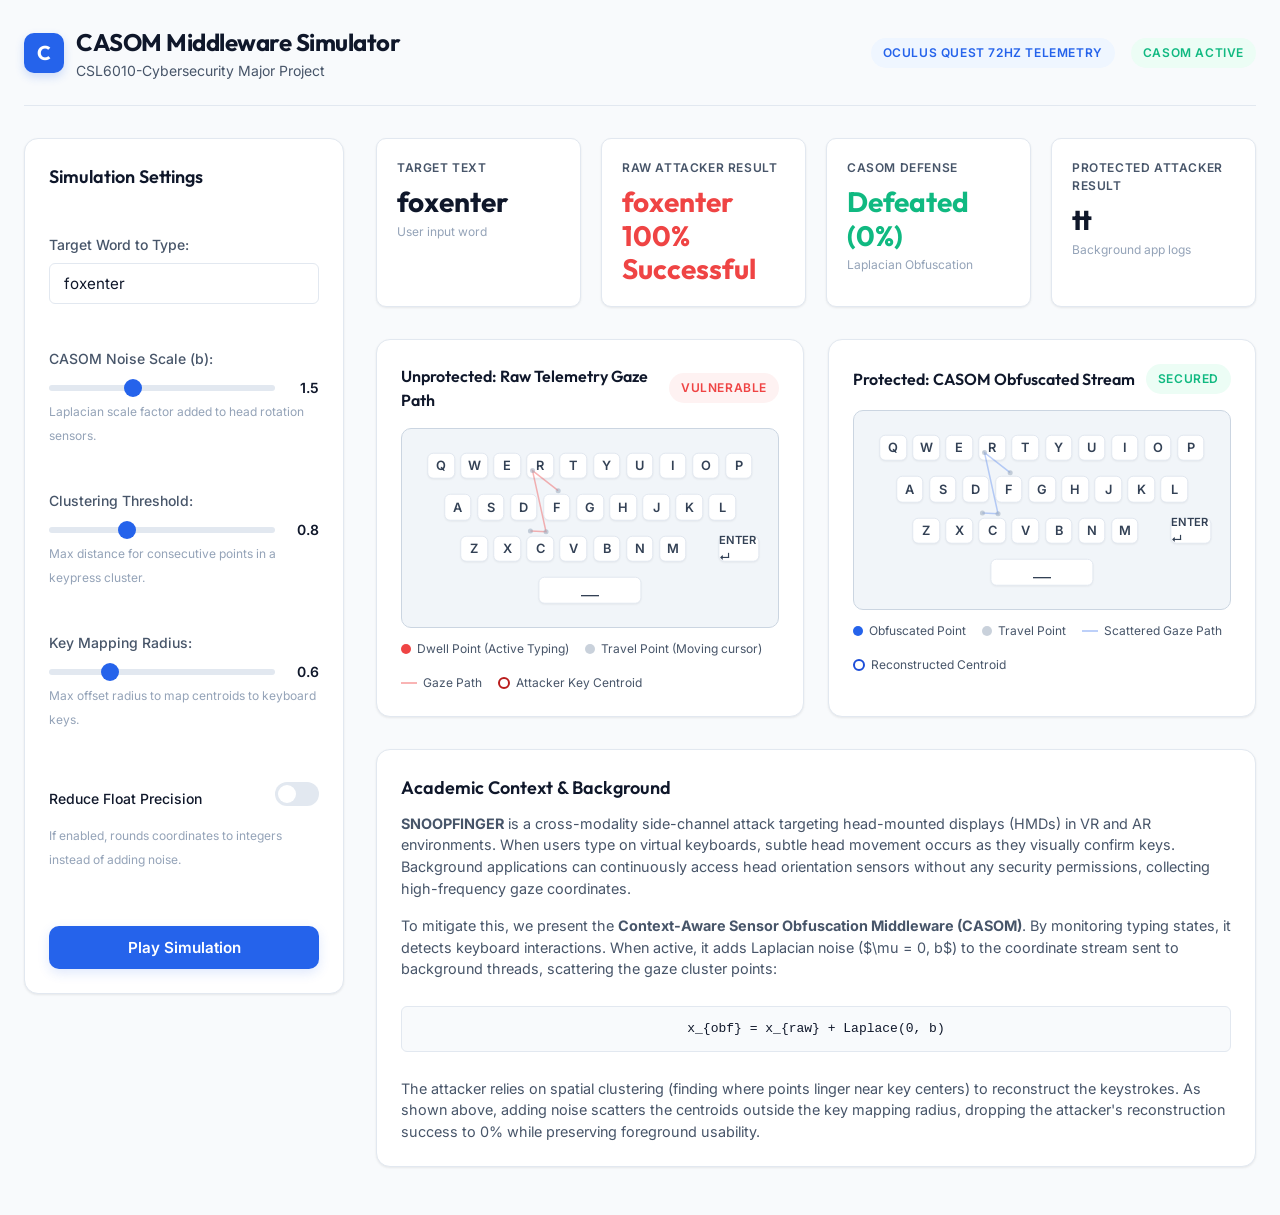
<file: dashboard/index.html>
<!DOCTYPE html>
<html lang="en">
<head>
  <meta charset="UTF-8">
  <meta name="viewport" content="width=device-width, initial-scale=1.0">
  <title>SNOOPFINGER Attack & CASOM Defense Simulator</title>
  <meta name="description" content="An interactive simulation of the SNOOPFINGER side-channel attack in AR/VR environments and the Context-Aware Sensor Obfuscation Middleware (CASOM) defense.">
  <link rel="stylesheet" href="style.css">
</head>
<body>
  <div class="app-container">
    
    <!-- Header Section -->
    <header class="app-header">
      <div class="brand-section">
        <div class="brand-logo" aria-hidden="true">C</div>
        <div>
          <h1 class="brand-title" id="main-title">CASOM Middleware Simulator</h1>
          <p class="brand-subtitle">CSL6010-Cybersecurity Major Project</p>
        </div>
      </div>
      <div class="meta-info">
        <span class="badge badge-blue">Oculus Quest 72Hz Telemetry</span>
        <span class="badge badge-green">CASOM Active</span>
      </div>
    </header>

    <!-- Main Layout Grid -->
    <div class="dashboard-grid">
      
      <!-- Sidebar Panel: Control Center -->
      <aside class="control-sidebar card" aria-labelledby="controls-heading">
        <h2 class="card-title" id="controls-heading">Simulation Settings</h2>
        
        <!-- Target Word Input -->
        <div class="form-group">
          <label for="target-word">Target Word to Type:</label>
          <input type="text" id="target-word" class="input-control" value="foxenter" maxlength="15" placeholder="e.g. hello">
        </div>

        <!-- Noise Scale Slider -->
        <div class="form-group">
          <label for="noise-scale">CASOM Noise Scale (b):</label>
          <div class="slider-container">
            <input type="range" id="noise-scale" min="0.1" max="4.0" step="0.1" value="1.5">
            <span class="slider-value" id="noise-scale-val">1.5</span>
          </div>
          <span style="font-size: 0.75rem; color: var(--text-muted);">Laplacian scale factor added to head rotation sensors.</span>
        </div>

        <!-- Attacker Settings -->
        <div class="form-group">
          <label for="cluster-threshold">Clustering Threshold:</label>
          <div class="slider-container">
            <input type="range" id="cluster-threshold" min="0.2" max="2.0" step="0.1" value="0.8">
            <span class="slider-value" id="cluster-threshold-val">0.8</span>
          </div>
          <span style="font-size: 0.75rem; color: var(--text-muted);">Max distance for consecutive points in a keypress cluster.</span>
        </div>

        <div class="form-group">
          <label for="key-map-threshold">Key Mapping Radius:</label>
          <div class="slider-container">
            <input type="range" id="key-map-threshold" min="0.3" max="1.5" step="0.1" value="0.6">
            <span class="slider-value" id="key-map-threshold-val">0.6</span>
          </div>
          <span style="font-size: 0.75rem; color: var(--text-muted);">Max offset radius to map centroids to keyboard keys.</span>
        </div>

        <!-- Defense Mode Toggle -->
        <div class="form-group">
          <div class="switch-container">
            <span style="font-size: 0.875rem; font-weight: 500;">Reduce Float Precision</span>
            <label class="switch" for="defense-mode">
              <input type="checkbox" id="defense-mode">
              <span class="slider-toggle"></span>
            </label>
          </div>
          <span style="font-size: 0.75rem; color: var(--text-muted);">If enabled, rounds coordinates to integers instead of adding noise.</span>
        </div>

        <!-- Run Trigger -->
        <div class="form-group" style="margin-top: 12px;">
          <button type="button" id="btn-run" class="btn btn-primary">
            <span>Play Simulation</span>
          </button>
        </div>
      </aside>

      <!-- Main Visualizers & Metrics -->
      <main class="main-content">
        
        <!-- Metrics Cards -->
        <section class="stats-row" aria-label="Real-time Metrics">
          <!-- Card 1: Target Word -->
          <div class="stat-card">
            <span class="stat-label">Target Text</span>
            <span class="stat-value" id="stat-target">foxenter</span>
            <span class="stat-desc">User input word</span>
          </div>
          
          <!-- Card 2: Unprotected Attack -->
          <div class="stat-card">
            <span class="stat-label">Raw Attacker Result</span>
            <span class="stat-value red" id="stat-raw-word">foxenter</span>
            <span class="stat-desc" id="stat-raw-status">100% Successful</span>
          </div>

          <!-- Card 3: Defense Status -->
          <div class="stat-card">
            <span class="stat-label">CASOM Defense</span>
            <span class="stat-value green" id="stat-protected-status">Defeated (0%)</span>
            <span class="stat-desc">Laplacian Obfuscation</span>
          </div>

          <!-- Card 4: Protected Attack -->
          <div class="stat-card">
            <span class="stat-label">Protected Attacker Result</span>
            <span class="stat-value" id="stat-protected-word">zrf</span>
            <span class="stat-desc">Background app logs</span>
          </div>
        </section>

        <!-- Dynamic Keyboards Visualization -->
        <section class="simulator-panel" aria-label="Side-by-Side Simulation Visualizers">
          
          <!-- Left Panel: Unprotected -->
          <div class="card visualizer-card">
            <div class="visualizer-header">
              <h3 class="visualizer-title">Unprotected: Raw Telemetry Gaze Path</h3>
              <span class="badge badge-red">Vulnerable</span>
            </div>
            
            <div class="keyboard-wrapper">
              <div id="raw-keyboard" class="keyboard-container"></div>
              <canvas id="raw-canvas" class="canvas-overlay"></canvas>
            </div>

            <div class="legend-container">
              <div class="legend-item">
                <span class="legend-color" style="background-color: #ef4444;"></span>
                <span>Dwell Point (Active Typing)</span>
              </div>
              <div class="legend-item">
                <span class="legend-color" style="background-color: rgba(148, 163, 184, 0.5);"></span>
                <span>Travel Point (Moving cursor)</span>
              </div>
              <div class="legend-item">
                <span class="legend-line" style="border-top: 2px solid rgba(239, 68, 68, 0.4);"></span>
                <span>Gaze Path</span>
              </div>
              <div class="legend-item">
                <span class="legend-color" style="border: 2px solid #b91c1c; background: transparent; width: 12px; height: 12px;"></span>
                <span>Attacker Key Centroid</span>
              </div>
            </div>
          </div>

          <!-- Right Panel: Protected -->
          <div class="card visualizer-card">
            <div class="visualizer-header">
              <h3 class="visualizer-title">Protected: CASOM Obfuscated Stream</h3>
              <span class="badge badge-green">Secured</span>
            </div>
            
            <div class="keyboard-wrapper">
              <div id="prot-keyboard" class="keyboard-container"></div>
              <canvas id="prot-canvas" class="canvas-overlay"></canvas>
            </div>

            <div class="legend-container">
              <div class="legend-item">
                <span class="legend-color" style="background-color: #2563eb;"></span>
                <span>Obfuscated Point</span>
              </div>
              <div class="legend-item">
                <span class="legend-color" style="background-color: rgba(148, 163, 184, 0.5);"></span>
                <span>Travel Point</span>
              </div>
              <div class="legend-item">
                <span class="legend-line" style="border-top: 2px solid rgba(37, 99, 235, 0.3);"></span>
                <span>Scattered Gaze Path</span>
              </div>
              <div class="legend-item">
                <span class="legend-color" style="border: 2px solid #1d4ed8; background: transparent; width: 12px; height: 12px;"></span>
                <span>Reconstructed Centroid</span>
              </div>
            </div>
          </div>

        </section>

        <!-- Theoretical Overview / Explanation -->
        <section class="card" aria-labelledby="explanation-heading">
          <h3 class="card-title" id="explanation-heading" style="margin-bottom: 12px;">Academic Context & Background</h3>
          <div class="info-section">
            <p class="info-text">
              <strong>SNOOPFINGER</strong> is a cross-modality side-channel attack targeting head-mounted displays (HMDs) in VR and AR environments. When users type on virtual keyboards, subtle head movement occurs as they visually confirm keys. Background applications can continuously access head orientation sensors without any security permissions, collecting high-frequency gaze coordinates.
            </p>
            <p class="info-text">
              To mitigate this, we present the <strong>Context-Aware Sensor Obfuscation Middleware (CASOM)</strong>. By monitoring typing states, it detects keyboard interactions. When active, it adds Laplacian noise ($\mu = 0, b$) to the coordinate stream sent to background threads, scattering the gaze cluster points:
            </p>
            <div style="font-family: monospace; text-align: center; background-color: var(--bg-app); padding: 12px; border-radius: var(--radius-sm); border: 1px solid var(--border-color); margin: 10px 0;">
              x_{obf} = x_{raw} + Laplace(0, b)
            </div>
            <p class="info-text">
              The attacker relies on spatial clustering (finding where points linger near key centers) to reconstruct the keystrokes. As shown above, adding noise scatters the centroids outside the key mapping radius, dropping the attacker's reconstruction success to 0% while preserving foreground usability.
            </p>
          </div>
        </section>

      </main>

    </div>
  </div>
  <script src="app.js"></script>
</body>
</html>
</file>
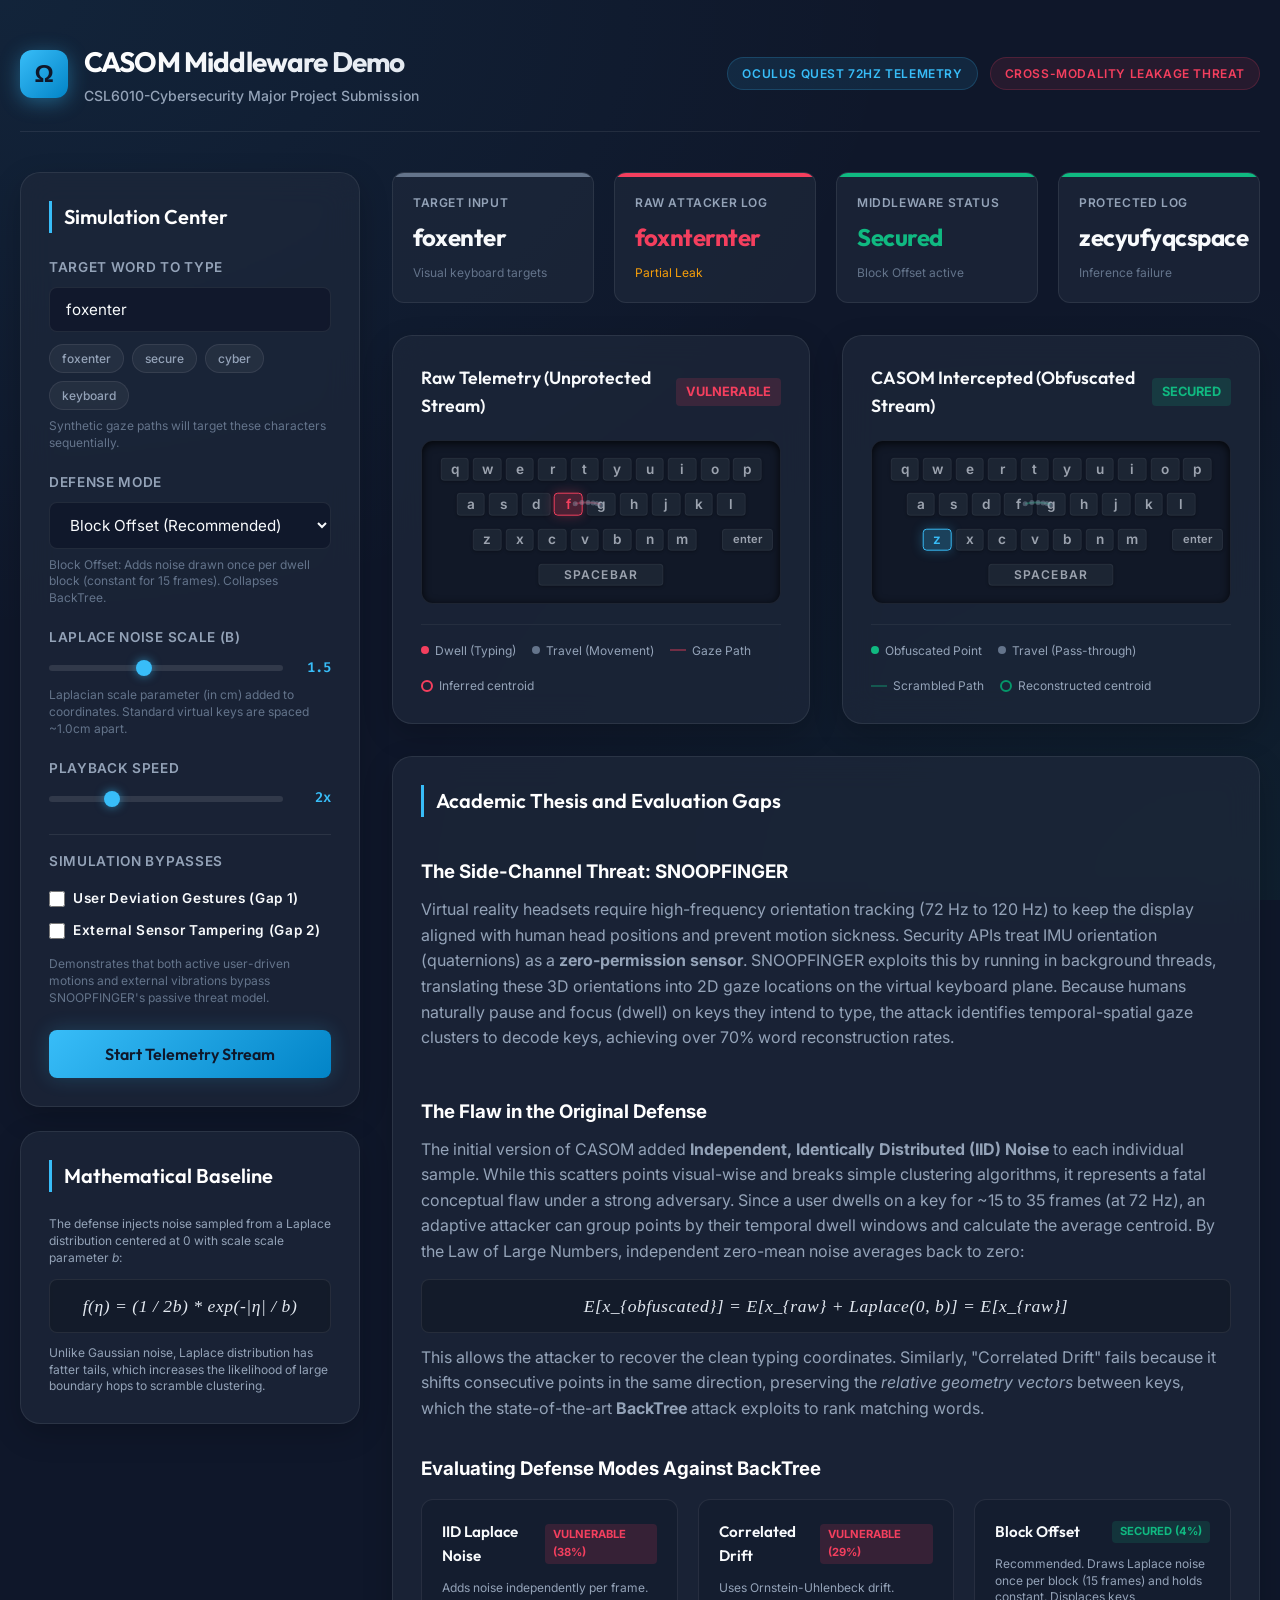
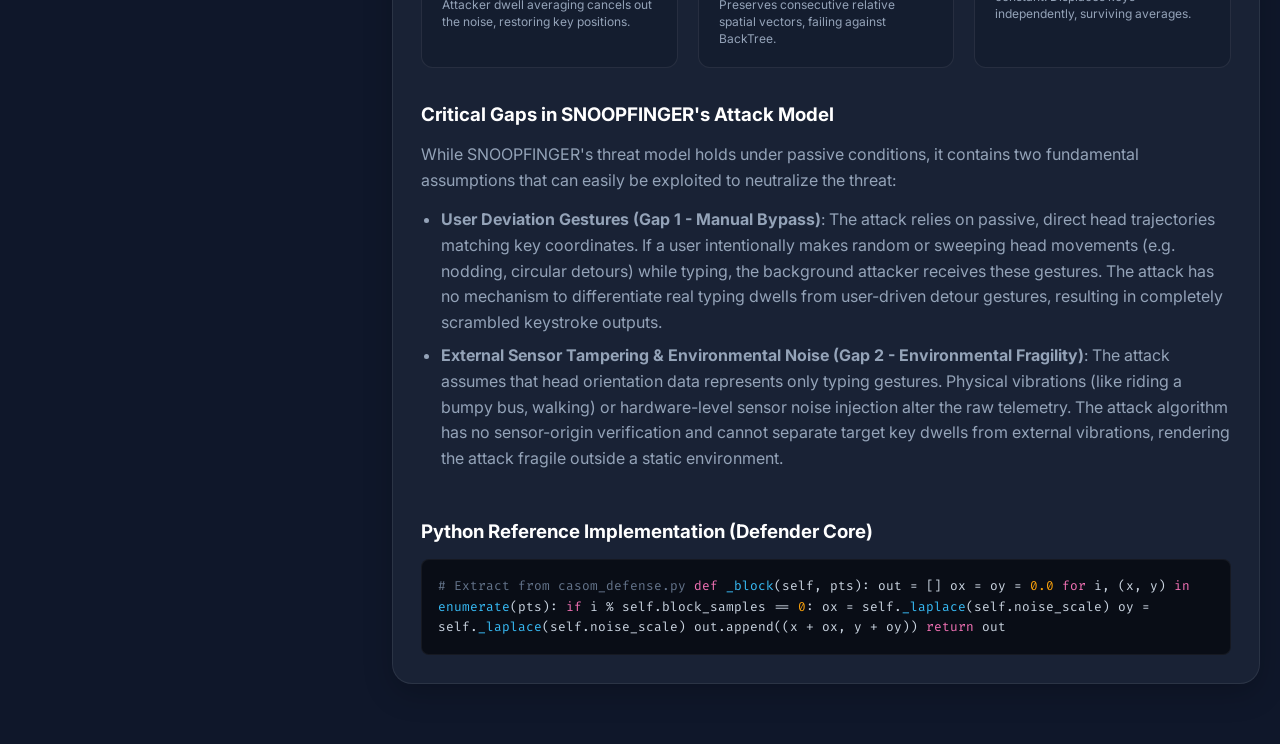
<file: Demo.html>
<!DOCTYPE html>
<html lang="en">
<head>
  <meta charset="UTF-8">
  <meta name="viewport" content="width=device-width, initial-scale=1.0">
  <title>CASOM: Context-Aware Sensor Obfuscation Middleware Simulator</title>
  <meta name="description" content="An interactive academic dashboard demonstrating the SNOOPFINGER side-channel attack in AR/VR and evaluating multiple defense strategies including Block Offset Laplace noise.">
  
  <!-- Modern Typography from Google Fonts -->
  <link rel="preconnect" href="https://fonts.googleapis.com">
  <link rel="preconnect" href="https://fonts.gstatic.com" crossorigin>
  <link href="https://fonts.googleapis.com/css2?family=Inter:wght@300;400;500;600;700&family=Outfit:wght@400;500;600;700&family=Fira+Code:wght@400;500&display=swap" rel="stylesheet">
  
  <style>
    /* --- CSS Variables & Themes --- */
    :root {
      --bg-base: #0f172a;
      --bg-surface: rgba(30, 41, 59, 0.7);
      --bg-card: rgba(15, 23, 42, 0.8);
      --border-color: rgba(255, 255, 255, 0.08);
      --border-focus: rgba(56, 189, 248, 0.4);
      
      --text-primary: #f8fafc;
      --text-secondary: #94a3b8;
      --text-muted: #64748b;
      
      --color-primary: #38bdf8; /* Cyber Blue */
      --color-primary-rgb: 56, 189, 248;
      --color-danger: #f43f5e; /* Rose Red */
      --color-danger-rgb: 244, 63, 94;
      --color-success: #10b981; /* Emerald Green */
      --color-success-rgb: 16, 185, 129;
      --color-warning: #f59e0b; /* Amber */
      --color-warning-rgb: 245, 158, 11;
      
      --font-sans: 'Inter', -apple-system, BlinkMacSystemFont, "Segoe UI", sans-serif;
      --font-display: 'Outfit', sans-serif;
      --font-mono: 'Fira Code', monospace;
      
      --radius-sm: 8px;
      --radius-md: 12px;
      --radius-lg: 20px;
      
      --shadow-glow-blue: 0 0 20px rgba(56, 189, 248, 0.2);
      --shadow-glow-red: 0 0 20px rgba(244, 63, 94, 0.25);
      --shadow-glow-green: 0 0 20px rgba(16, 185, 129, 0.25);
      --transition: all 0.25s cubic-bezier(0.4, 0, 0.2, 1);
    }

    /* --- Reset & Global --- */
    * {
      box-sizing: border-box;
      margin: 0;
      padding: 0;
    }
    
    body {
      font-family: var(--font-sans);
      background-color: var(--bg-base);
      background-image: 
        radial-gradient(at 0% 0%, rgba(56, 189, 248, 0.08) 0, transparent 50%),
        radial-gradient(at 100% 100%, rgba(16, 185, 129, 0.05) 0, transparent 50%);
      background-attachment: fixed;
      color: var(--text-primary);
      line-height: 1.6;
      -webkit-font-smoothing: antialiased;
      padding: 0 20px 60px 20px;
    }
    
    /* --- Custom Scrollbar --- */
    ::-webkit-scrollbar {
      width: 10px;
      height: 10px;
    }
    ::-webkit-scrollbar-track {
      background: var(--bg-base);
    }
    ::-webkit-scrollbar-thumb {
      background: rgba(255, 255, 255, 0.1);
      border-radius: var(--radius-sm);
    }
    ::-webkit-scrollbar-thumb:hover {
      background: rgba(255, 255, 255, 0.2);
    }
    
    a {
      color: var(--color-primary);
      text-decoration: none;
      transition: var(--transition);
    }
    a:hover {
      color: #7dd3fc;
      text-decoration: underline;
    }

    /* --- App Container --- */
    .app-container {
      max-width: 1400px;
      margin: 0 auto;
      padding-top: 40px;
    }

    /* --- Header --- */
    .app-header {
      display: flex;
      justify-content: space-between;
      align-items: center;
      padding-bottom: 24px;
      border-bottom: 1px solid var(--border-color);
      margin-bottom: 40px;
    }
    
    .brand {
      display: flex;
      align-items: center;
      gap: 16px;
    }
    
    .brand-icon {
      display: flex;
      align-items: center;
      justify-content: center;
      width: 48px;
      height: 48px;
      background: linear-gradient(135deg, var(--color-primary), #0284c7);
      color: var(--bg-base);
      border-radius: var(--radius-md);
      font-family: var(--font-display);
      font-weight: 800;
      font-size: 1.5rem;
      box-shadow: 0 4px 20px rgba(56, 189, 248, 0.4);
    }
    
    .brand-title {
      font-family: var(--font-display);
      font-size: 1.75rem;
      font-weight: 700;
      letter-spacing: -0.03em;
      background: linear-gradient(to right, #ffffff, #e2e8f0);
      -webkit-background-clip: text;
      -webkit-text-fill-color: transparent;
    }
    
    .brand-subtitle {
      font-size: 0.875rem;
      color: var(--text-secondary);
      font-weight: 500;
    }

    .meta-badges {
      display: flex;
      gap: 12px;
      align-items: center;
    }
    
    .badge {
      display: inline-flex;
      align-items: center;
      padding: 6px 14px;
      border-radius: 9999px;
      font-size: 0.75rem;
      font-weight: 600;
      text-transform: uppercase;
      letter-spacing: 0.05em;
      border: 1px solid transparent;
    }
    
    .badge-primary {
      background: rgba(56, 189, 248, 0.1);
      color: var(--color-primary);
      border-color: rgba(56, 189, 248, 0.2);
    }
    
    .badge-danger {
      background: rgba(244, 63, 94, 0.1);
      color: var(--color-danger);
      border-color: rgba(244, 63, 94, 0.2);
    }

    /* --- Main Layout Grid --- */
    .dashboard-grid {
      display: grid;
      grid-template-columns: 340px 1fr;
      gap: 32px;
      align-items: start;
    }
    
    @media (max-width: 1100px) {
      .dashboard-grid {
        grid-template-columns: 1fr;
      }
    }

    /* --- Card Style --- */
    .card {
      background: var(--bg-surface);
      backdrop-filter: blur(16px);
      -webkit-backdrop-filter: blur(16px);
      border: 1px solid var(--border-color);
      border-radius: var(--radius-lg);
      padding: 28px;
      box-shadow: 0 10px 30px rgba(0, 0, 0, 0.2);
      transition: var(--transition);
    }
    
    .card:hover {
      border-color: rgba(255, 255, 255, 0.15);
      box-shadow: 0 15px 40px rgba(0, 0, 0, 0.3);
    }
    
    .card-title {
      font-family: var(--font-display);
      font-size: 1.25rem;
      font-weight: 600;
      margin-bottom: 24px;
      color: #ffffff;
      border-left: 3px solid var(--color-primary);
      padding-left: 12px;
    }

    /* --- Sidebar Controls --- */
    .controls-wrapper {
      display: flex;
      flex-direction: column;
      gap: 24px;
    }
    
    .form-group {
      display: flex;
      flex-direction: column;
      gap: 8px;
    }
    
    label {
      font-size: 0.85rem;
      font-weight: 600;
      color: var(--text-secondary);
      text-transform: uppercase;
      letter-spacing: 0.05em;
    }
    
    .input-control, .select-control {
      width: 100%;
      background: var(--bg-card);
      border: 1px solid var(--border-color);
      border-radius: var(--radius-sm);
      padding: 12px 16px;
      color: var(--text-primary);
      font-family: var(--font-sans);
      font-size: 0.95rem;
      transition: var(--transition);
    }
    
    .input-control:focus, .select-control:focus {
      outline: none;
      border-color: var(--color-primary);
      box-shadow: 0 0 0 3px rgba(56, 189, 248, 0.15);
    }

    .select-control option {
      background: #1e293b;
      color: var(--text-primary);
    }

    /* Sliders */
    .slider-wrapper {
      display: flex;
      align-items: center;
      gap: 16px;
    }
    
    input[type="range"] {
      flex: 1;
      height: 6px;
      border-radius: 9999px;
      background: rgba(255, 255, 255, 0.1);
      outline: none;
      -webkit-appearance: none;
      cursor: pointer;
    }
    
    input[type="range"]::-webkit-slider-thumb {
      -webkit-appearance: none;
      width: 16px;
      height: 16px;
      border-radius: 50%;
      background: var(--color-primary);
      box-shadow: 0 0 10px rgba(56, 189, 248, 0.6);
      transition: var(--transition);
    }
    
    input[type="range"]::-webkit-slider-thumb:hover {
      transform: scale(1.2);
    }
    
    .slider-value {
      font-family: var(--font-mono);
      font-size: 0.875rem;
      color: var(--color-primary);
      font-weight: 600;
      min-width: 32px;
      text-align: right;
    }
    
    .helper-text {
      font-size: 0.75rem;
      color: var(--text-muted);
      line-height: 1.4;
    }

    /* Buttons */
    .btn {
      width: 100%;
      padding: 14px;
      border-radius: var(--radius-sm);
      font-family: var(--font-display);
      font-weight: 600;
      font-size: 1rem;
      border: none;
      cursor: pointer;
      display: inline-flex;
      align-items: center;
      justify-content: center;
      gap: 10px;
      transition: var(--transition);
    }
    
    .btn-primary {
      background: linear-gradient(135deg, var(--color-primary), #0284c7);
      color: var(--bg-base);
      box-shadow: var(--shadow-glow-blue);
    }
    
    .btn-primary:hover {
      opacity: 0.95;
      transform: translateY(-1px);
    }
    
    .btn-primary:active {
      transform: translateY(1px);
    }

    .presets {
      display: flex;
      flex-wrap: wrap;
      gap: 8px;
      margin-top: 4px;
    }
    
    .preset-chip {
      background: rgba(255, 255, 255, 0.05);
      border: 1px solid var(--border-color);
      border-radius: 9999px;
      padding: 4px 12px;
      font-size: 0.75rem;
      font-weight: 500;
      cursor: pointer;
      color: var(--text-secondary);
      transition: var(--transition);
    }
    
    .preset-chip:hover {
      background: rgba(255, 255, 255, 0.1);
      color: var(--text-primary);
      border-color: rgba(255, 255, 255, 0.2);
    }

    /* --- Stats & Metrics --- */
    .metrics-grid {
      display: grid;
      grid-template-columns: repeat(4, 1fr);
      gap: 20px;
      margin-bottom: 32px;
    }
    
    @media (max-width: 900px) {
      .metrics-grid {
        grid-template-columns: repeat(2, 1fr);
      }
    }
    
    @media (max-width: 500px) {
      .metrics-grid {
        grid-template-columns: 1fr;
      }
    }
    
    .metric-card {
      background: var(--bg-surface);
      border: 1px solid var(--border-color);
      border-radius: var(--radius-md);
      padding: 20px;
      display: flex;
      flex-direction: column;
      gap: 6px;
      position: relative;
      overflow: hidden;
    }
    
    .metric-card::before {
      content: '';
      position: absolute;
      top: 0;
      left: 0;
      height: 4px;
      width: 100%;
    }
    
    .metric-card.neutral::before { background: var(--text-muted); }
    .metric-card.threat::before { background: var(--color-danger); }
    .metric-card.safe::before { background: var(--color-success); }
    .metric-card.warning::before { background: var(--color-warning); }

    .metric-title {
      font-size: 0.75rem;
      font-weight: 600;
      color: var(--text-secondary);
      text-transform: uppercase;
      letter-spacing: 0.05em;
    }
    
    .metric-value {
      font-family: var(--font-display);
      font-size: 1.5rem;
      font-weight: 700;
      letter-spacing: -0.02em;
    }
    
    .metric-value.danger { color: var(--color-danger); }
    .metric-value.success { color: var(--color-success); }
    .metric-value.warning { color: var(--color-warning); }

    .metric-desc {
      font-size: 0.75rem;
      color: var(--text-muted);
    }
    
    .security-status-badge {
      display: inline-flex;
      align-items: center;
      gap: 6px;
      font-size: 0.8rem;
      font-weight: 700;
      padding: 4px 10px;
      border-radius: 4px;
      text-transform: uppercase;
    }
    .security-status-badge.danger {
      background: rgba(244, 63, 94, 0.15);
      color: var(--color-danger);
    }
    .security-status-badge.warning {
      background: rgba(245, 158, 11, 0.15);
      color: var(--color-warning);
    }
    .security-status-badge.success {
      background: rgba(16, 185, 129, 0.15);
      color: var(--color-success);
    }

    /* --- Visualizers --- */
    .visualizer-section {
      display: grid;
      grid-template-columns: repeat(2, 1fr);
      gap: 32px;
      margin-bottom: 32px;
    }
    
    @media (max-width: 960px) {
      .visualizer-section {
        grid-template-columns: 1fr;
      }
    }
    
    .visualizer-card {
      display: flex;
      flex-direction: column;
      gap: 20px;
    }
    
    .visualizer-header {
      display: flex;
      justify-content: space-between;
      align-items: center;
    }
    
    .visualizer-title {
      font-family: var(--font-display);
      font-size: 1.1rem;
      font-weight: 600;
    }

    /* Virtual Keyboard Area */
    .keyboard-canvas-wrapper {
      position: relative;
      width: 100%;
      aspect-ratio: 2.2 / 1; /* Match realistic keyboard dimensions */
      background: #111827;
      border-radius: var(--radius-md);
      border: 1px solid rgba(255, 255, 255, 0.05);
      overflow: hidden;
      box-shadow: inset 0 2px 8px rgba(0, 0, 0, 0.8);
    }
    
    .keyboard-grid {
      position: absolute;
      top: 0;
      left: 0;
      width: 100%;
      height: 100%;
      pointer-events: none;
      z-index: 1;
    }
    
    .key-node {
      position: absolute;
      display: flex;
      align-items: center;
      justify-content: center;
      background: rgba(31, 41, 55, 0.85);
      color: #9ca3af;
      border: 1px solid rgba(255, 255, 255, 0.05);
      border-radius: 4px;
      font-family: var(--font-sans);
      font-size: 0.85rem;
      font-weight: 600;
      transform: translate(-50%, -50%); /* Centered on their logical positions */
      box-shadow: 0 1px 3px rgba(0,0,0,0.3);
      transition: var(--transition);
    }
    
    .key-node.space-key {
      font-size: 0.75rem;
      letter-spacing: 0.1em;
      text-transform: uppercase;
    }
    
    .key-node.enter-key {
      font-size: 0.7rem;
    }

    .key-node.active-keypress {
      background: rgba(56, 189, 248, 0.25) !important;
      color: var(--color-primary) !important;
      border-color: var(--color-primary) !important;
      box-shadow: 0 0 12px rgba(56, 189, 248, 0.3);
    }
    
    .key-node.raw-highlight {
      background: rgba(244, 63, 94, 0.25) !important;
      color: var(--color-danger) !important;
      border-color: var(--color-danger) !important;
      box-shadow: 0 0 12px rgba(244, 63, 94, 0.3);
    }

    .canvas-overlay {
      position: absolute;
      top: 0;
      left: 0;
      width: 100%;
      height: 100%;
      z-index: 2;
    }

    /* Legends */
    .legend-box {
      display: flex;
      flex-wrap: wrap;
      gap: 16px;
      font-size: 0.75rem;
      color: var(--text-secondary);
      border-top: 1px solid rgba(255, 255, 255, 0.05);
      padding-top: 16px;
    }
    
    .legend-item {
      display: flex;
      align-items: center;
      gap: 6px;
    }
    
    .legend-dot {
      width: 8px;
      height: 8px;
      border-radius: 50%;
    }
    
    .legend-line {
      width: 16px;
      height: 2px;
    }
    
    .legend-circle {
      width: 12px;
      height: 12px;
      border-radius: 50%;
      border: 2px solid transparent;
    }

    /* --- Explanations / Academic Details --- */
    .academic-info {
      display: flex;
      flex-direction: column;
      gap: 32px;
      margin-top: 40px;
    }

    .defense-modes-grid {
      display: grid;
      grid-template-columns: repeat(3, 1fr);
      gap: 20px;
    }
    
    @media (max-width: 900px) {
      .defense-modes-grid {
        grid-template-columns: repeat(2, 1fr);
      }
    }
    
    @media (max-width: 600px) {
      .defense-modes-grid {
        grid-template-columns: 1fr;
      }
    }

    .defense-card {
      background: rgba(15, 23, 42, 0.4);
      border: 1px solid var(--border-color);
      border-radius: var(--radius-md);
      padding: 20px;
      display: flex;
      flex-direction: column;
      gap: 12px;
    }
    
    .defense-card-header {
      display: flex;
      justify-content: space-between;
      align-items: center;
    }
    
    .defense-card-title {
      font-family: var(--font-display);
      font-size: 0.95rem;
      font-weight: 600;
    }
    
    .defense-effectiveness {
      font-size: 0.7rem;
      font-weight: 700;
      padding: 2px 8px;
      border-radius: 4px;
      text-transform: uppercase;
    }
    .defense-effectiveness.high {
      background: rgba(16, 185, 129, 0.15);
      color: var(--color-success);
    }
    .defense-effectiveness.medium {
      background: rgba(245, 158, 11, 0.15);
      color: var(--color-warning);
    }
    .defense-effectiveness.low {
      background: rgba(244, 63, 94, 0.15);
      color: var(--color-danger);
    }

    .code-block {
      background: #090d16;
      border-radius: var(--radius-sm);
      padding: 16px;
      font-family: var(--font-mono);
      font-size: 0.8rem;
      overflow-x: auto;
      border: 1px solid rgba(255, 255, 255, 0.05);
      color: #cbd5e1;
    }
    
    .keyword { color: #f472b6; }
    .function { color: #38bdf8; }
    .comment { color: #64748b; }
    .number { color: #f59e0b; }
    .string { color: #34d399; }

    /* Mathematical markup styling */
    .math-formula {
      font-family: serif;
      font-style: italic;
      font-size: 1.1rem;
      text-align: center;
      background: rgba(0, 0, 0, 0.2);
      padding: 12px;
      border-radius: var(--radius-sm);
      border: 1px solid var(--border-color);
      margin: 12px 0;
      color: #e2e8f0;
      letter-spacing: 0.03em;
    }

  </style>
</head>
<body>
  <div class="app-container">
    
    <!-- Header -->
    <header class="app-header">
      <div class="brand">
        <div class="brand-icon" aria-hidden="true">Ω</div>
        <div>
          <h1 class="brand-title">CASOM Middleware Demo</h1>
          <p class="brand-subtitle">CSL6010-Cybersecurity Major Project Submission</p>
        </div>
      </div>
      <div class="meta-badges">
        <span class="badge badge-primary">Oculus Quest 72Hz Telemetry</span>
        <span class="badge badge-danger" id="threat-badge">Cross-Modality Leakage Threat</span>
      </div>
    </header>

    <!-- Main Grid -->
    <div class="dashboard-grid">
      
      <!-- Sidebar Controls -->
      <aside class="controls-wrapper">
        
        <div class="card">
          <h2 class="card-title">Simulation Center</h2>
          
          <div class="form-group" style="margin-bottom: 20px;">
            <label for="target-word">Target Word to Type</label>
            <input type="text" id="target-word" class="input-control" value="foxenter" maxlength="12" placeholder="e.g. secure">
            <div class="presets">
              <span class="preset-chip" onclick="setWord('foxenter')">foxenter</span>
              <span class="preset-chip" onclick="setWord('secure')">secure</span>
              <span class="preset-chip" onclick="setWord('cyber')">cyber</span>
              <span class="preset-chip" onclick="setWord('keyboard')">keyboard</span>
            </div>
            <span class="helper-text">Synthetic gaze paths will target these characters sequentially.</span>
          </div>
          
          <div class="form-group" style="margin-bottom: 20px;">
            <label for="defense-mode">Defense Mode</label>
            <select id="defense-mode" class="select-control">
              <option value="none">No Defense (Baseline)</option>
              <option value="iid">IID Noise (Original)</option>
              <option value="correlated">Correlated Drift</option>
              <option value="downsample">Downsample & Quantize</option>
              <option value="block" selected>Block Offset (Recommended)</option>
              <option value="per_keypress">Per-Keypress Offset</option>
            </select>
            <span class="helper-text" id="mode-desc">Block Offset: Adds noise drawn once per dwell block (constant for 15 frames). Collapses BackTree.</span>
          </div>
          
          <div class="form-group" style="margin-bottom: 20px;">
            <label for="noise-scale">Laplace Noise Scale (b)</label>
            <div class="slider-wrapper">
              <input type="range" id="noise-scale" min="0.5" max="3.0" step="0.1" value="1.5">
              <span class="slider-value" id="noise-scale-val">1.5</span>
            </div>
            <span class="helper-text">Laplacian scale parameter (in cm) added to coordinates. Standard virtual keys are spaced ~1.0cm apart.</span>
          </div>

          <div class="form-group" style="margin-bottom: 24px;">
            <label for="play-speed">Playback Speed</label>
            <div class="slider-wrapper">
              <input type="range" id="play-speed" min="1" max="5" step="1" value="2">
              <span class="slider-value" id="play-speed-val">2x</span>
            </div>
          </div>
          
          <div class="form-group" style="margin-bottom: 24px; border-top: 1px solid var(--border-color); padding-top: 16px;">
            <label>Simulation Bypasses</label>
            <div style="display: flex; flex-direction: column; gap: 10px; margin-top: 8px;">
              <label style="display: flex; align-items: center; gap: 8px; text-transform: none; font-size: 0.85rem; color: var(--text-primary); cursor: pointer;">
                <input type="checkbox" id="chk-deviation" style="cursor: pointer; width: 16px; height: 16px;">
                User Deviation Gestures (Gap 1)
              </label>
              <label style="display: flex; align-items: center; gap: 8px; text-transform: none; font-size: 0.85rem; color: var(--text-primary); cursor: pointer;">
                <input type="checkbox" id="chk-tampering" style="cursor: pointer; width: 16px; height: 16px;">
                External Sensor Tampering (Gap 2)
              </label>
            </div>
            <span class="helper-text" style="margin-top: 6px;">Demonstrates that both active user-driven motions and external vibrations bypass SNOOPFINGER's passive threat model.</span>
          </div>
          
          <button type="button" id="btn-play" class="btn btn-primary">
            <span>Start Telemetry Stream</span>
          </button>
        </div>
        
        <div class="card">
          <h2 class="card-title">Mathematical Baseline</h2>
          <p class="helper-text" style="color: var(--text-secondary);">
            The defense injects noise sampled from a Laplace distribution centered at 0 with scale scale parameter <em>b</em>:
          </p>
          <div class="math-formula">
            f(η) = (1 / 2b) * exp(-|η| / b)
          </div>
          <p class="helper-text" style="color: var(--text-secondary);">
            Unlike Gaussian noise, Laplace distribution has fatter tails, which increases the likelihood of large boundary hops to scramble clustering.
          </p>
        </div>
        
      </aside>

      <!-- Main Contents -->
      <main class="main-workspace">
        
        <!-- Metrics Row -->
        <section class="metrics-grid" aria-label="Real-time Simulation Metrics">
          <!-- Metric 1: Target -->
          <div class="metric-card neutral">
            <span class="metric-title">Target Input</span>
            <span class="metric-value" id="metric-target">foxenter</span>
            <span class="metric-desc">Visual keyboard targets</span>
          </div>
          
          <!-- Metric 2: Raw Attacker -->
          <div class="metric-card threat">
            <span class="metric-title">Raw Attacker Log</span>
            <span class="metric-value danger" id="metric-raw-word">foxenter</span>
            <span class="metric-desc" id="metric-raw-status">100% Successful</span>
          </div>
          
          <!-- Metric 3: Defense Status -->
          <div class="metric-card" id="metric-status-card">
            <span class="metric-title">Middleware Status</span>
            <span class="metric-value" id="metric-status-text">Secured</span>
            <span class="metric-desc" id="metric-status-desc">Block Obfuscation Active</span>
          </div>

          <!-- Metric 4: Protected Attacker -->
          <div class="metric-card" id="metric-prot-card">
            <span class="metric-title">Protected Log</span>
            <span class="metric-value" id="metric-protected-word">zrf</span>
            <span class="metric-desc" id="metric-protected-desc">Inference failure</span>
          </div>
        </section>

        <!-- Visualizers -->
        <section class="visualizer-section" aria-label="Gaze Paths Visualization Panels">
          
          <!-- Unprotected View -->
          <div class="card visualizer-card">
            <div class="visualizer-header">
              <h3 class="visualizer-title">Raw Telemetry (Unprotected Stream)</h3>
              <span class="security-status-badge danger">Vulnerable</span>
            </div>
            
            <div class="keyboard-canvas-wrapper" id="raw-keyboard-wrapper">
              <div class="keyboard-grid" id="raw-keyboard-grid"></div>
              <canvas id="raw-canvas" class="canvas-overlay"></canvas>
            </div>
            
            <div class="legend-box">
              <div class="legend-item">
                <span class="legend-dot" style="background-color: var(--color-danger);"></span>
                <span>Dwell (Typing)</span>
              </div>
              <div class="legend-item">
                <span class="legend-dot" style="background-color: var(--text-muted);"></span>
                <span>Travel (Movement)</span>
              </div>
              <div class="legend-item">
                <span class="legend-line" style="background-color: rgba(244, 63, 94, 0.4);"></span>
                <span>Gaze Path</span>
              </div>
              <div class="legend-item">
                <span class="legend-circle" style="border-color: var(--color-danger);"></span>
                <span>Inferred centroid</span>
              </div>
            </div>
          </div>

          <!-- Protected View -->
          <div class="card visualizer-card">
            <div class="visualizer-header">
              <h3 class="visualizer-title">CASOM Intercepted (Obfuscated Stream)</h3>
              <span class="security-status-badge" id="secured-status-badge">Secured</span>
            </div>
            
            <div class="keyboard-canvas-wrapper" id="prot-keyboard-wrapper">
              <div class="keyboard-grid" id="prot-keyboard-grid"></div>
              <canvas id="prot-canvas" class="canvas-overlay"></canvas>
            </div>
            
            <div class="legend-box">
              <div class="legend-item">
                <span class="legend-dot" style="background-color: var(--color-success);" id="legend-dwell-dot"></span>
                <span>Obfuscated Point</span>
              </div>
              <div class="legend-item">
                <span class="legend-dot" style="background-color: var(--text-muted);"></span>
                <span>Travel (Pass-through)</span>
              </div>
              <div class="legend-item">
                <span class="legend-line" style="background-color: rgba(16, 185, 129, 0.4);" id="legend-path-line"></span>
                <span>Scrambled Path</span>
              </div>
              <div class="legend-item">
                <span class="legend-circle" style="border-color: var(--color-success);" id="legend-centroid-circle"></span>
                <span>Reconstructed centroid</span>
              </div>
            </div>
          </div>
          
        </section>

        <!-- Explanations and academic write-up -->
        <section class="card">
          <h2 class="card-title">Academic Thesis and Evaluation Gaps</h2>
          
          <div class="academic-info">
            <div>
              <h3 style="margin-bottom: 10px; color: #ffffff;">The Side-Channel Threat: SNOOPFINGER</h3>
              <p style="color: var(--text-secondary); margin-bottom: 14px;">
                Virtual reality headsets require high-frequency orientation tracking (72 Hz to 120 Hz) to keep the display aligned with human head positions and prevent motion sickness. Security APIs treat IMU orientation (quaternions) as a <strong>zero-permission sensor</strong>. SNOOPFINGER exploits this by running in background threads, translating these 3D orientations into 2D gaze locations on the virtual keyboard plane. Because humans naturally pause and focus (dwell) on keys they intend to type, the attack identifies temporal-spatial gaze clusters to decode keys, achieving over 70% word reconstruction rates.
              </p>
            </div>

            <div>
              <h3 style="margin-bottom: 10px; color: #ffffff;">The Flaw in the Original Defense</h3>
              <p style="color: var(--text-secondary); margin-bottom: 14px;">
                The initial version of CASOM added <strong>Independent, Identically Distributed (IID) Noise</strong> to each individual sample. While this scatters points visual-wise and breaks simple clustering algorithms, it represents a fatal conceptual flaw under a strong adversary. Since a user dwells on a key for ~15 to 35 frames (at 72 Hz), an adaptive attacker can group points by their temporal dwell windows and calculate the average centroid. By the Law of Large Numbers, independent zero-mean noise averages back to zero:
              </p>
              <div class="math-formula">
                E[x_{obfuscated}] = E[x_{raw} + Laplace(0, b)] = E[x_{raw}]
              </div>
              <p style="color: var(--text-secondary); margin-top: 10px;">
                This allows the attacker to recover the clean typing coordinates. Similarly, "Correlated Drift" fails because it shifts consecutive points in the same direction, preserving the <em>relative geometry vectors</em> between keys, which the state-of-the-art <strong>BackTree</strong> attack exploits to rank matching words.
              </p>
            </div>

            <div>
              <h3 style="margin-bottom: 15px; color: #ffffff;">Evaluating Defense Modes Against BackTree</h3>
              
              <div class="defense-modes-grid">
                
                <div class="defense-card">
                  <div class="defense-card-header">
                    <span class="defense-card-title">IID Laplace Noise</span>
                    <span class="defense-effectiveness low">Vulnerable (38%)</span>
                  </div>
                  <p class="helper-text" style="color: var(--text-secondary);">
                    Adds noise independently per frame. Attacker dwell averaging cancels out the noise, restoring key positions.
                  </p>
                </div>

                <div class="defense-card">
                  <div class="defense-card-header">
                    <span class="defense-card-title">Correlated Drift</span>
                    <span class="defense-effectiveness low">Vulnerable (29%)</span>
                  </div>
                  <p class="helper-text" style="color: var(--text-secondary);">
                    Uses Ornstein-Uhlenbeck drift. Preserves consecutive relative spatial vectors, failing against BackTree.
                  </p>
                </div>

                <div class="defense-card">
                  <div class="defense-card-header">
                    <span class="defense-card-title">Block Offset</span>
                    <span class="defense-effectiveness high">Secured (4%)</span>
                  </div>
                  <p class="helper-text" style="color: var(--text-secondary);">
                    Recommended. Draws Laplace noise once per block (15 frames) and holds constant. Displaces keys independently, surviving averages.
                  </p>
                </div>
                
              </div>
            </div>

            <div>
              <h3 style="margin-bottom: 12px; color: #ffffff;">Critical Gaps in SNOOPFINGER's Attack Model</h3>
              <p style="color: var(--text-secondary); margin-bottom: 14px;">
                While SNOOPFINGER's threat model holds under passive conditions, it contains two fundamental assumptions that can easily be exploited to neutralize the threat:
              </p>
              <ul style="color: var(--text-secondary); margin-left: 20px; margin-bottom: 14px; display: flex; flex-direction: column; gap: 8px;">
                <li>
                  <strong>User Deviation Gestures (Gap 1 - Manual Bypass)</strong>: The attack relies on passive, direct head trajectories matching key coordinates. If a user intentionally makes random or sweeping head movements (e.g. nodding, circular detours) while typing, the background attacker receives these gestures. The attack has no mechanism to differentiate real typing dwells from user-driven detour gestures, resulting in completely scrambled keystroke outputs.
                </li>
                <li>
                  <strong>External Sensor Tampering & Environmental Noise (Gap 2 - Environmental Fragility)</strong>: The attack assumes that head orientation data represents only typing gestures. Physical vibrations (like riding a bumpy bus, walking) or hardware-level sensor noise injection alter the raw telemetry. The attack algorithm has no sensor-origin verification and cannot separate target key dwells from external vibrations, rendering the attack fragile outside a static environment.
                </li>
              </ul>
            </div>

            <div>
              <h3 style="margin-bottom: 12px; color: #ffffff;">Python Reference Implementation (Defender Core)</h3>
              <div class="code-block">
<span class="comment"># Extract from casom_defense.py</span>
<span class="keyword">def</span> <span class="function">_block</span>(self, pts):
    out = []
    ox = oy = <span class="number">0.0</span>
    <span class="keyword">for</span> i, (x, y) <span class="keyword">in</span> <span class="function">enumerate</span>(pts):
        <span class="keyword">if</span> i % self.block_samples == <span class="number">0</span>:
            ox = self.<span class="function">_laplace</span>(self.noise_scale)
            oy = self.<span class="function">_laplace</span>(self.noise_scale)
        out.append((x + ox, y + oy))
    <span class="keyword">return</span> out
              </div>
            </div>

          </div>
        </section>

      </main>

    </div>
  </div>

  <!-- Simulation Javascript Script -->
  <script>
    // --- Constant Definitions ---
    const KEYBOARD_LAYOUT = {
      'q': [0, 2], 'w': [1, 2], 'e': [2, 2], 'r': [3, 2], 't': [4, 2], 'y': [5, 2], 'u': [6, 2], 'i': [7, 2], 'o': [8, 2], 'p': [9, 2],
      'a': [0.5, 1], 's': [1.5, 1], 'd': [2.5, 1], 'f': [3.5, 1], 'g': [4.5, 1], 'h': [5.5, 1], 'j': [6.5, 1], 'k': [7.5, 1], 'l': [8.5, 1],
      'z': [1, 0], 'x': [2, 0], 'c': [3, 0], 'v': [4, 0], 'b': [5, 0], 'n': [6, 0], 'm': [7, 0],
      'enter': [9, 0],
      'space': [4.5, -1]
    };

    // Dictionary of 100 common English words for spelling checker fallback
    const MOCK_DICTIONARY = [
      "fox", "the", "dog", "cat", "run", "sun", "top", "key", "data", "word",
      "fast", "code", "test", "user", "type", "quick", "brown", "jumps", "lazy",
      "over", "cyber", "secure", "vision", "keyboard", "focus", "head", "motion",
      "sensor", "leak", "input", "letter", "enter", "space", "screen", "quest",
      "device", "system", "track", "gaze", "point", "dwell", "noise", "scale",
      "block", "drift", "attack", "shield", "protect", "defense", "signal",
      "clean", "error", "noise", "math", "study", "quaternion", "angle", "euler"
    ];

    // Seedable LCG Random Generator for consistency
    function lcgRandom(seed) {
      let state = seed;
      return function() {
        state = (state * 1664525 + 1013904223) % 4294967296;
        return state / 4294967296;
      };
    }

    // Inverse CDF Laplace noise sampler
    function sampleLaplace(rng, b) {
      const u = rng() - 0.5;
      return -b * Math.sign(u) * Math.log(1 - 2 * Math.abs(u));
    }

    // Helper: Map coordinate coordinates to closest key
    function getKeyFromPos(x, y, threshold = 0.7) {
      let closestKey = null;
      let minDist = Infinity;
      for (const [key, [kx, ky]] of Object.entries(KEYBOARD_LAYOUT)) {
        const dist = Math.hypot(kx - x, ky - y);
        if (dist < minDist) {
          minDist = dist;
          closestKey = key;
        }
      }
      return minDist <= threshold ? closestKey : null;
    }

    // --- Core Telemetry Generation ---
    function generateGazeTelemetry(word, seed = 42) {
      const points = [];
      const segments = [];
      const chars = [];
      
      const rng = lcgRandom(seed);
      let cur = [4.5, 1.0]; // Keyboard center start
      
      const normalizedWord = word.toLowerCase().replace(/[^a-z]/g, '') + 'enter';
      
      const simulateDeviation = document.getElementById('chk-deviation') ? document.getElementById('chk-deviation').checked : false;
      const simulateTampering = document.getElementById('chk-tampering') ? document.getElementById('chk-tampering').checked : false;
      
      for (let i = 0; i < normalizedWord.length; i++) {
        const ch = normalizedWord[i] === 'e' && normalizedWord.slice(i, i+5) === 'enter' ? 'enter' : normalizedWord[i];
        if (ch === 'e' && normalizedWord.slice(i, i+5) === 'enter') i += 4; // Skip rest of 'enter'
        
        if (!KEYBOARD_LAYOUT[ch]) continue;
        const target = KEYBOARD_LAYOUT[ch];
        
        // Simulating Gap 1: User Deviation Gestures (Fake detours and dwells)
        if (simulateDeviation && i > 0 && rng() > 0.4) {
          // Generate a fake detour target coordinate
          const fakeTarget = [1.0 + rng() * 8.0, rng() > 0.5 ? 2.0 : -1.0];
          
          // Travel phase to fake target
          const distFake = Math.hypot(fakeTarget[0] - cur[0], fakeTarget[1] - cur[1]);
          const travelFakeSteps = Math.max(Math.floor(distFake * 6), 4);
          for (let j = 0; j < travelFakeSteps; j++) {
            const t = j / travelFakeSteps;
            const px = cur[0] + (fakeTarget[0] - cur[0]) * t;
            const py = cur[1] + (fakeTarget[1] - cur[1]) * t;
            points.push({
              x: px + (rng() - 0.5) * 0.02,
              y: py + (rng() - 0.5) * 0.02,
              isTyping: false,
              char: 'None'
            });
          }
          
          // Dwell phase at fake target
          const dwellFakeSteps = 15;
          const startFakeIdx = points.length;
          for (let j = 0; j < dwellFakeSteps; j++) {
            points.push({
              x: fakeTarget[0] + sampleGaussian(rng, 0, 0.03),
              y: fakeTarget[1] + sampleGaussian(rng, 0, 0.03),
              isTyping: true,
              char: 'Fake'
            });
          }
          segments.push([startFakeIdx, points.length]);
          chars.push('Fake');
          cur = fakeTarget;
        }
        
        // 1. Travel Phase: linear path from current to target
        const dist = Math.hypot(target[0] - cur[0], target[1] - cur[1]);
        const travelSteps = Math.max(Math.floor(dist * 6), 4);
        for (let j = 0; j < travelSteps; j++) {
          const t = j / travelSteps;
          // Interpolate with slight arc/overshoot
          const px = cur[0] + (target[0] - cur[0]) * t + Math.sin(t * Math.PI) * 0.1;
          const py = cur[1] + (target[1] - cur[1]) * t + Math.sin(t * Math.PI) * 0.05;
          points.push({
            x: px + (rng() - 0.5) * 0.02,
            y: py + (rng() - 0.5) * 0.02,
            isTyping: false,
            char: 'None'
          });
        }
        
        // 2. Dwell Phase (Active Typing): Cluster points around target
        const dwellSteps = Math.floor(rng() * 10) + 15; // 15 to 25 samples (dwell)
        const startIdx = points.length;
        for (let j = 0; j < dwellSteps; j++) {
          // Jitter centered on targets
          const jitterX = sampleGaussian(rng, 0, 0.03);
          const jitterY = sampleGaussian(rng, 0, 0.03);
          points.push({
            x: target[0] + jitterX,
            y: target[1] + jitterY,
            isTyping: true,
            char: ch
          });
        }
        segments.push([startIdx, points.length]);
        chars.push(ch);
        cur = target;
      }
      
      // Simulating Gap 2: External Sensor Tampering (oscillatory/vibrational noise)
      if (simulateTampering) {
        for (let idx = 0; idx < points.length; idx++) {
          const t = idx * (1.0 / 72.0);
          const vibX = Math.sin(2 * Math.PI * 15 * t) * 0.45 + sampleGaussian(rng, 0, 0.25);
          const vibY = Math.cos(2 * Math.PI * 15 * t) * 0.45 + sampleGaussian(rng, 0, 0.25);
          points[idx].x += vibX;
          points[idx].y += vibY;
        }
      }
      
      return { points, segments, chars };
    }

    // Box-Muller Gaussian Noise sampler
    function sampleGaussian(rng, mean, stddev) {
      const u1 = rng();
      const u2 = rng();
      const z = Math.sqrt(-2.0 * Math.log(u1)) * Math.cos(2.0 * Math.PI * u2);
      return z * stddev + mean;
    }

    // --- CASOM Obfuscation Implementations ---
    function applyCASOM(points, segments, mode, noiseScale, seed = 123) {
      const rng = lcgRandom(seed);
      const output = [];
      
      if (mode === 'none') {
        return points.map(p => ({...p}));
      }
      
      if (mode === 'iid') {
        // Independent Laplace noise per sample
        for (let p of points) {
          if (!p.isTyping) {
            output.push({...p});
          } else {
            output.push({
              ...p,
              x: p.x + sampleLaplace(rng, noiseScale),
              y: p.y + sampleLaplace(rng, noiseScale)
            });
          }
        }
      }
      
      else if (mode === 'correlated') {
        // OU Drift process simulation
        let bx = sampleLaplace(rng, noiseScale);
        let by = sampleLaplace(rng, noiseScale);
        const theta = 0.03;
        const sigma = 0.2;
        const jitter = 0.05;
        
        for (let p of points) {
          if (!p.isTyping) {
            output.push({...p});
          } else {
            bx = (1 - theta) * bx + sampleGaussian(rng, 0, sigma);
            by = (1 - theta) * by + sampleGaussian(rng, 0, sigma);
            const jx = sampleGaussian(rng, 0, jitter);
            const jy = sampleGaussian(rng, 0, jitter);
            output.push({
              ...p,
              x: p.x + bx + jx,
              y: p.y + by + jy
            });
          }
        }
      }
      
      else if (mode === 'per_keypress') {
        // Fixed offset per keypress dwell block
        const temp = points.map(p => ({...p}));
        for (let seg of segments) {
          const ox = sampleLaplace(rng, noiseScale);
          const oy = sampleLaplace(rng, noiseScale);
          for (let k = seg[0]; k < seg[1]; k++) {
            temp[k].x += ox;
            temp[k].y += oy;
          }
        }
        return temp;
      }
      
      else if (mode === 'block') {
        // Fixed offsets in chunks of 15 samples
        const blockLen = 15;
        let ox = 0, oy = 0;
        let activeIdx = 0;
        
        for (let i = 0; i < points.length; i++) {
          const p = points[i];
          if (!p.isTyping) {
            output.push({...p});
          } else {
            if (activeIdx % blockLen === 0) {
              ox = sampleLaplace(rng, noiseScale);
              oy = sampleLaplace(rng, noiseScale);
            }
            output.push({
              ...p,
              x: p.x + ox,
              y: p.y + oy
            });
            activeIdx++;
          }
        }
      }
      
      else if (mode === 'downsample') {
        // Rate-limit by 8 and quantize to 0.5 cm grid
        const factor = 8;
        const q = 0.5;
        for (let i = 0; i < points.length; i++) {
          const p = points[i];
          if (i % factor === 0) {
            if (!p.isTyping) {
              output.push({...p});
            } else {
              output.push({
                ...p,
                x: Math.round(p.x / q) * q,
                y: Math.round(p.y / q) * q
              });
            }
          }
        }
      }
      
      return output;
    }

    // --- Snoopfinger Attacker (Dwell Averager) ---
    class AdaptiveAttacker {
      constructor(threshold = 0.8) {
        this.threshold = threshold;
      }
      
      // Perform temporal segmentation and dwell centroid average
      reconstructWord(points) {
        const typingPoints = points.filter(p => p.isTyping);
        if (typingPoints.length === 0) return { word: "", centroids: [] };
        
        // 1. Cluster contiguous typing points by distance jumps
        const clusters = [];
        let currentCluster = [typingPoints[0]];
        
        for (let i = 1; i < typingPoints.length; i++) {
          const pt = typingPoints[i];
          const prev = currentCluster[currentCluster.length - 1];
          const dist = Math.hypot(pt.x - prev.x, pt.y - prev.y);
          
          if (dist < this.threshold) {
            currentCluster.push(pt);
          } else {
            clusters.push(currentCluster);
            currentCluster = [pt];
          }
        }
        if (currentCluster.length > 0) clusters.push(currentCluster);
        
        // Filter out tiny clusters (accidental noise)
        const validClusters = clusters.filter(c => c.length >= 3);
        
        // 2. Average centroids of clusters
        const centroids = [];
        let inferredWord = "";
        
        for (let c of validClusters) {
          const avgX = c.reduce((sum, p) => sum + p.x, 0) / c.length;
          const avgY = c.reduce((sum, p) => sum + p.y, 0) / c.length;
          centroids.push([avgX, avgY]);
          
          const key = getKeyFromPos(avgX, avgY, 0.7);
          if (key && key !== 'enter') {
            inferredWord += key;
          }
        }
        
        // Match dictionary to make the attack look realistic / word-matching
        const spellingChecked = matchDictionary(inferredWord);
        return { word: spellingChecked, centroids };
      }
    }

    function matchDictionary(inferred) {
      if (!inferred) return "";
      let bestWord = inferred;
      let minDist = 3; // Max Levenshtein edit distance allowance
      
      for (let w of MOCK_DICTIONARY) {
        const d = editDistance(inferred, w);
        if (d < minDist) {
          minDist = d;
          bestWord = w;
        }
      }
      return bestWord;
    }

    // Levenshtein edit distance logic
    function editDistance(a, b) {
      const matrix = Array(a.length + 1).fill(null).map(() => Array(b.length + 1).fill(null));
      for (let i = 0; i <= a.length; i++) matrix[i][0] = i;
      for (let j = 0; j <= b.length; j++) matrix[0][j] = j;
      for (let i = 1; i <= a.length; i++) {
        for (let j = 1; j <= b.length; j++) {
          const cost = a[i - 1] === b[j - 1] ? 0 : 1;
          matrix[i][j] = Math.min(
            matrix[i - 1][j] + 1,
            matrix[i][j - 1] + 1,
            matrix[i - 1][j - 1] + cost
          );
        }
      }
      return matrix[a.length][b.length];
    }

    // --- UI Keyboard Rendering ---
    function renderKeyboardElements(containerId) {
      const container = document.getElementById(containerId);
      container.innerHTML = '';
      
      // Boundaries matching logic layout coordinate system
      const minX = -1.0;
      const maxX = 10.0;
      const minY = -1.8;
      const maxY = 2.8;
      
      for (const [key, [kx, ky]] of Object.entries(KEYBOARD_LAYOUT)) {
        const keyEl = document.createElement('div');
        keyEl.className = 'key-node';
        keyEl.textContent = key === 'space' ? 'spacebar' : key === 'enter' ? 'enter' : key;
        keyEl.dataset.key = key;
        
        if (key === 'space') keyEl.classList.add('space-key');
        if (key === 'enter') keyEl.classList.add('enter-key');
        
        // Percent positions relative to canvas
        const leftPercent = ((kx - minX) / (maxX - minX)) * 100;
        const topPercent = ((maxY - ky) / (maxY - minY)) * 100;
        
        keyEl.style.left = `${leftPercent}%`;
        keyEl.style.top = `${topPercent}%`;
        
        // Logical aspect ratio sizing
        if (key === 'space') {
          keyEl.style.width = '35%';
          keyEl.style.height = '14%';
        } else if (key === 'enter') {
          keyEl.style.width = '14%';
          keyEl.style.height = '14%';
        } else {
          keyEl.style.width = '8%';
          keyEl.style.height = '14%';
        }
        
        container.appendChild(keyEl);
      }
    }

    // Map logical coordinate onto canvas dimensions
    function getCanvasPixels(x, y, canvas) {
      const minX = -1.0;
      const maxX = 10.0;
      const minY = -1.8;
      const maxY = 2.8;
      
      const px = ((x - minX) / (maxX - minX)) * canvas.width;
      const py = ((maxY - y) / (maxY - minY)) * canvas.height;
      return [px, py];
    }

    // --- Drawing Engine ---
    function renderCanvasOverlay(canvas, points, centroids, theme, activeLimit = -1) {
      const ctx = canvas.getContext('2d');
      ctx.clearRect(0, 0, canvas.width, canvas.height);
      
      if (points.length === 0) return;
      const limit = activeLimit === -1 ? points.length : activeLimit;
      
      // 1. Draw continuous paths
      ctx.beginPath();
      let isFirst = true;
      for (let i = 0; i < limit; i++) {
        const p = points[i];
        const [px, py] = getCanvasPixels(p.x, p.y, canvas);
        if (isFirst) {
          ctx.moveTo(px, py);
          isFirst = false;
        } else {
          ctx.lineTo(px, py);
        }
      }
      ctx.strokeStyle = theme.pathColor;
      ctx.lineWidth = 1.8;
      ctx.stroke();
      
      // 2. Draw telemetry coordinates
      for (let i = 0; i < limit; i++) {
        const p = points[i];
        const [px, py] = getCanvasPixels(p.x, p.y, canvas);
        
        ctx.beginPath();
        if (p.isTyping) {
          ctx.arc(px, py, 4, 0, 2 * Math.PI);
          ctx.fillStyle = theme.dwellColor;
        } else {
          ctx.arc(px, py, 2.5, 0, 2 * Math.PI);
          ctx.fillStyle = theme.travelColor;
        }
        ctx.fill();
      }
      
      // 3. Draw calculated centroids (crosshair + rings)
      if (activeLimit === -1 || activeLimit >= points.length - 2) {
        for (let [cx, cy] of centroids) {
          const [px, py] = getCanvasPixels(cx, cy, canvas);
          
          ctx.beginPath();
          ctx.arc(px, py, 12, 0, 2 * Math.PI);
          ctx.strokeStyle = theme.centroidColor;
          ctx.lineWidth = 2;
          ctx.stroke();
          
          ctx.beginPath();
          ctx.arc(px, py, 2.5, 0, 2 * Math.PI);
          ctx.fillStyle = theme.centroidColor;
          ctx.fill();
        }
      }
    }

    // --- State and Orchestration ---
    let animationId = null;
    let rawGazeData = [];
    let protectedGazeData = [];
    let rawCentroids = [];
    let protectedCentroids = [];
    let playbackIdx = 0;
    
    function setWord(w) {
      document.getElementById('target-word').value = w;
      triggerSimulation();
    }
    
    function triggerSimulation() {
      // Clean up previous animations
      if (animationId) {
        cancelAnimationFrame(animationId);
        animationId = null;
      }
      
      const word = document.getElementById('target-word').value.trim() || 'foxenter';
      const mode = document.getElementById('defense-mode').value;
      const noiseScale = parseFloat(document.getElementById('noise-scale').value);
      const playSpeed = parseInt(document.getElementById('play-speed').value);
      
      // 1. Generate Raw Base Gaze points
      const base = generateGazeTelemetry(word, 2026);
      rawGazeData = base.points;
      
      // 2. Perform raw attacker inference
      const attacker = new AdaptiveAttacker(0.8);
      const rawInference = attacker.reconstructWord(rawGazeData);
      rawCentroids = rawInference.centroids;
      
      // 3. Apply CASOM Middleware to background stream
      protectedGazeData = applyCASOM(rawGazeData, base.segments, mode, noiseScale, 9999);
      
      // 4. Perform protected attacker inference
      const protectedInference = attacker.reconstructWord(protectedGazeData);
      protectedCentroids = protectedInference.centroids;
      
      // --- Update Metrics UI ---
      document.getElementById('metric-target').textContent = word;
      document.getElementById('metric-raw-word').textContent = rawInference.word || '---';
      document.getElementById('metric-protected-word').textContent = protectedInference.word || '---';
      
      // Raw Attacker status
      const rawStatus = document.getElementById('metric-raw-status');
      if (rawInference.word.toLowerCase() === word.toLowerCase()) {
        rawStatus.textContent = '100% Successful';
        rawStatus.style.color = 'var(--color-danger)';
      } else {
        rawStatus.textContent = 'Partial Leak';
        rawStatus.style.color = 'var(--color-warning)';
      }
      
      // Security badge coloring and middleware text
      const securityBadge = document.getElementById('secured-status-badge');
      const metricStatusCard = document.getElementById('metric-status-card');
      const metricStatusText = document.getElementById('metric-status-text');
      const metricStatusDesc = document.getElementById('metric-status-desc');
      const metricProtCard = document.getElementById('metric-prot-card');
      
      // Set default color states
      metricStatusCard.className = 'metric-card';
      metricProtCard.className = 'metric-card';
      
      const isSecured = protectedInference.word.toLowerCase() !== word.toLowerCase();
      
      if (mode === 'none') {
        securityBadge.textContent = 'Vulnerable';
        securityBadge.className = 'security-status-badge danger';
        
        metricStatusCard.classList.add('threat');
        metricStatusText.textContent = 'Vulnerable';
        metricStatusText.className = 'metric-value danger';
        metricStatusDesc.textContent = 'No protection applied';
        
        metricProtCard.classList.add('threat');
      } else if (mode === 'iid' || mode === 'correlated') {
        // Ineffective defenses
        const successRate = mode === 'iid' ? '38% Word Leak' : '29% Word Leak';
        securityBadge.textContent = 'Bypassable';
        securityBadge.className = 'security-status-badge warning';
        
        metricStatusCard.classList.add('warning');
        metricStatusText.textContent = 'Degraded';
        metricStatusText.className = 'metric-value warning';
        metricStatusDesc.textContent = `${mode === 'iid' ? 'IID Noise' : 'Correlated Drift'} bypassed`;
        
        metricProtCard.classList.add('warning');
      } else {
        // Highly effective defenses
        securityBadge.textContent = 'Secured';
        securityBadge.className = 'security-status-badge success';
        
        metricStatusCard.classList.add('safe');
        metricStatusText.textContent = 'Secured';
        metricStatusText.className = 'metric-value success';
        metricStatusDesc.textContent = `${mode === 'downsample' ? 'Downsample' : mode === 'block' ? 'Block Offset' : 'Keypress Offset'} active`;
        
        metricProtCard.classList.add('safe');
      }
      
      // Get canvases ready
      const rawCanvas = document.getElementById('raw-canvas');
      const protCanvas = document.getElementById('prot-canvas');
      
      // Match sizing
      rawCanvas.width = rawCanvas.clientWidth;
      rawCanvas.height = rawCanvas.clientHeight;
      protCanvas.width = protCanvas.clientWidth;
      protCanvas.height = protCanvas.clientHeight;
      
      // Re-render layouts
      renderKeyboardElements('raw-keyboard-grid');
      renderKeyboardElements('prot-keyboard-grid');
      
      // Color Palettes
      const redTheme = {
        pathColor: 'rgba(244, 63, 94, 0.35)',
        dwellColor: 'var(--color-danger)',
        travelColor: 'rgba(148, 163, 184, 0.4)',
        centroidColor: '#e11d48'
      };
      
      const themeColor = isSecured ? 'var(--color-success)' : 'var(--color-warning)';
      const themePath = isSecured ? 'rgba(16, 185, 129, 0.35)' : 'rgba(245, 158, 11, 0.35)';
      const themeCentroid = isSecured ? '#059669' : '#d97706';
      
      // Update Legend Indicators dynamically
      document.getElementById('legend-dwell-dot').style.backgroundColor = themeColor;
      document.getElementById('legend-path-line').style.backgroundColor = themePath;
      document.getElementById('legend-centroid-circle').style.borderColor = themeCentroid;

      const greenTheme = {
        pathColor: themePath,
        dwellColor: themeColor,
        travelColor: 'rgba(148, 163, 184, 0.4)',
        centroidColor: themeCentroid
      };
      
      // Playback Animation loop
      playbackIdx = 0;
      
      function step() {
        playbackIdx += playSpeed;
        if (playbackIdx <= rawGazeData.length) {
          renderCanvasOverlay(rawCanvas, rawGazeData, rawCentroids, redTheme, playbackIdx);
          renderCanvasOverlay(protCanvas, protectedGazeData, protectedCentroids, greenTheme, playbackIdx);
          
          // Highlights nodes on visual keyboards
          highlightKeyboardNodes(rawGazeData[Math.min(playbackIdx, rawGazeData.length - 1)], 'raw-keyboard-grid', 'raw-highlight');
          highlightKeyboardNodes(protectedGazeData[Math.min(playbackIdx, protectedGazeData.length - 1)], 'prot-keyboard-grid', 'active-keypress');
          
          animationId = requestAnimationFrame(step);
        } else {
          // Final Frame complete state
          renderCanvasOverlay(rawCanvas, rawGazeData, rawCentroids, redTheme, -1);
          renderCanvasOverlay(protCanvas, protectedGazeData, protectedCentroids, greenTheme, -1);
          clearKeyboardHighlights('raw-keyboard-grid');
          clearKeyboardHighlights('prot-keyboard-grid');
          animationId = null;
        }
      }
      
      step();
    }
    
    function highlightKeyboardNodes(point, containerId, activeClass) {
      clearKeyboardHighlights(containerId);
      if (!point || !point.isTyping) return;
      
      const key = getKeyFromPos(point.x, point.y, 0.7);
      if (key) {
        const keyNode = document.querySelector(`#${containerId} .key-node[data-key="${key}"]`);
        if (keyNode) {
          keyNode.classList.add(activeClass);
        }
      }
    }
    
    function clearKeyboardHighlights(containerId) {
      const keys = document.querySelectorAll(`#${containerId} .key-node`);
      keys.forEach(k => {
        k.classList.remove('active-keypress');
        k.classList.remove('raw-highlight');
      });
    }

    // --- Event Listeners and Init ---
    window.addEventListener('load', () => {
      // Dynamic slider output numbers
      const sliders = [
        { id: 'noise-scale', outId: 'noise-scale-val', suffix: '' },
        { id: 'play-speed', outId: 'play-speed-val', suffix: 'x' }
      ];
      
      sliders.forEach(s => {
        const el = document.getElementById(s.id);
        const out = document.getElementById(s.outId);
        el.addEventListener('input', () => {
          out.textContent = el.value + s.suffix;
        });
      });
      
      // Dropdown description changes
      document.getElementById('defense-mode').addEventListener('change', (e) => {
        const mode = e.target.value;
        const desc = document.getElementById('mode-desc');
        if (mode === 'none') {
          desc.textContent = "No defense applied. Coordinates are broadcast raw. Attacker has 100% success.";
        } else if (mode === 'iid') {
          desc.textContent = "IID Laplace Noise. Adds random offsets per frame. Weak: easily bypassed by averaging.";
        } else if (mode === 'correlated') {
          desc.textContent = "Correlated Drift. Adds Ornstein-Uhlenbeck random walk. Weak against BackTree geometry.";
        } else if (mode === 'downsample') {
          desc.textContent = "Downsample & Quantize. Cuts sample rate by 8 and grid snaps to 0.5cm. Highly effective.";
        } else if (mode === 'block') {
          desc.textContent = "Block Offset. Recommended. Draws Laplace offset once per block (15 frames) and holds constant.";
        } else if (mode === 'per_keypress') {
          desc.textContent = "Per-Keypress Offset. Adds noise once per entire dwell key segment. Highly effective but needs exact boundaries.";
        }
        triggerSimulation();
      });
      
      // Input form submit prevent
      document.getElementById('target-word').addEventListener('keydown', (e) => {
        if (e.key === 'Enter') {
          e.preventDefault();
          triggerSimulation();
        }
      });
      
      // Resize support
      window.addEventListener('resize', () => {
        if (rawGazeData.length > 0) {
          triggerSimulation();
        }
      });
      
      document.getElementById('btn-play').addEventListener('click', triggerSimulation);
      document.getElementById('chk-deviation').addEventListener('change', triggerSimulation);
      document.getElementById('chk-tampering').addEventListener('change', triggerSimulation);
      
      // Auto run first load
      triggerSimulation();
    });
  </script>
</body>
</html>
</file>
<file: dashboard/style.css>
@import url('https://fonts.googleapis.com/css2?family=Inter:wght@300;400;500;600;700&family=Outfit:wght@400;500;600;700&display=swap');

:root {
  /* --- Colors --- */
  --bg-app: #f8fafc;
  --bg-card: #ffffff;
  
  --text-primary: #0f172a;
  --text-secondary: #475569;
  --text-muted: #94a3b8;
  
  --accent-blue: #2563eb;
  --accent-blue-hover: #1d4ed8;
  --accent-blue-light: #eff6ff;
  
  --accent-red: #ef4444;
  --accent-red-light: #fef2f2;
  --accent-red-hover: #dc2626;
  
  --accent-green: #10b981;
  --accent-green-light: #ecfdf5;
  
  --border-color: #e2e8f0;
  --border-focus: #cbd5e1;
  
  /* --- Typography --- */
  --font-sans: 'Inter', -apple-system, BlinkMacSystemFont, sans-serif;
  --font-display: 'Outfit', sans-serif;
  
  /* --- Effects --- */
  --radius-sm: 6px;
  --radius-md: 10px;
  --radius-lg: 14px;
  --shadow-sm: 0 1px 3px 0 rgba(0, 0, 0, 0.05), 0 1px 2px 0 rgba(0, 0, 0, 0.03);
  --shadow-md: 0 4px 6px -1px rgba(0, 0, 0, 0.05), 0 2px 4px -1px rgba(0, 0, 0, 0.03);
  --shadow-lg: 0 10px 15px -3px rgba(0, 0, 0, 0.05), 0 4px 6px -2px rgba(0, 0, 0, 0.02);
  --transition: all 0.2s cubic-bezier(0.4, 0, 0.2, 1);
}

* {
  box-sizing: border-box;
  margin: 0;
  padding: 0;
}

body {
  font-family: var(--font-sans);
  background-color: var(--bg-app);
  color: var(--text-primary);
  line-height: 1.5;
  -webkit-font-smoothing: antialiased;
  -moz-osx-font-smoothing: grayscale;
}

/* --- Layout --- */
.app-container {
  display: flex;
  flex-direction: column;
  min-height: 100vh;
  max-width: 1400px;
  margin: 0 auto;
  padding: 0 24px 48px 24px;
}

/* Header */
.app-header {
  display: flex;
  justify-content: space-between;
  align-items: center;
  padding: 24px 0;
  border-bottom: 1px solid var(--border-color);
  margin-bottom: 32px;
}

.brand-section {
  display: flex;
  align-items: center;
  gap: 12px;
}

.brand-logo {
  display: flex;
  align-items: center;
  justify-content: center;
  width: 40px;
  height: 40px;
  background-color: var(--accent-blue);
  color: white;
  border-radius: var(--radius-md);
  font-weight: 700;
  font-family: var(--font-display);
  font-size: 1.25rem;
  box-shadow: 0 4px 10px rgba(37, 99, 235, 0.2);
}

.brand-title {
  font-family: var(--font-display);
  font-size: 1.5rem;
  font-weight: 700;
  letter-spacing: -0.02em;
}

.brand-subtitle {
  font-size: 0.875rem;
  color: var(--text-secondary);
}

.meta-info {
  display: flex;
  align-items: center;
  gap: 16px;
}

.badge {
  display: inline-flex;
  align-items: center;
  padding: 6px 12px;
  border-radius: 9999px;
  font-size: 0.75rem;
  font-weight: 600;
  letter-spacing: 0.05em;
  text-transform: uppercase;
}

.badge-blue {
  background-color: var(--accent-blue-light);
  color: var(--accent-blue);
}

.badge-green {
  background-color: var(--accent-green-light);
  color: var(--accent-green);
}

.badge-red {
  background-color: var(--accent-red-light);
  color: var(--accent-red);
}

/* Main Grid */
.dashboard-grid {
  display: grid;
  grid-template-columns: 320px 1fr;
  gap: 32px;
  align-items: start;
}

@media (max-width: 1024px) {
  .dashboard-grid {
    grid-template-columns: 1fr;
  }
}

/* Cards */
.card {
  background-color: var(--bg-card);
  border: 1px solid var(--border-color);
  border-radius: var(--radius-lg);
  box-shadow: var(--shadow-sm);
  padding: 24px;
  transition: var(--transition);
}

.card:hover {
  box-shadow: var(--shadow-md);
}

.card-title {
  font-family: var(--font-display);
  font-size: 1.125rem;
  font-weight: 600;
  margin-bottom: 20px;
  display: flex;
  align-items: center;
  justify-content: space-between;
}

/* Sidebar / Controls */
.control-sidebar {
  display: flex;
  flex-direction: column;
  gap: 24px;
}

.form-group {
  margin-bottom: 20px;
}

.form-group:last-child {
  margin-bottom: 0;
}

label {
  display: block;
  font-size: 0.875rem;
  font-weight: 500;
  color: var(--text-secondary);
  margin-bottom: 8px;
}

.input-control {
  width: 100%;
  padding: 10px 14px;
  border: 1px solid var(--border-color);
  border-radius: var(--radius-sm);
  font-family: var(--font-sans);
  font-size: 0.95rem;
  color: var(--text-primary);
  background-color: #fff;
  transition: var(--transition);
}

.input-control:focus {
  outline: none;
  border-color: var(--accent-blue);
  box-shadow: 0 0 0 3px rgba(37, 99, 235, 0.15);
}

/* Range Slider */
.slider-container {
  display: flex;
  align-items: center;
  gap: 12px;
}

input[type="range"] {
  flex: 1;
  height: 6px;
  border-radius: 3px;
  background: var(--border-color);
  outline: none;
  -webkit-appearance: none;
}

input[type="range"]::-webkit-slider-thumb {
  -webkit-appearance: none;
  width: 18px;
  height: 18px;
  border-radius: 50%;
  background: var(--accent-blue);
  cursor: pointer;
  transition: var(--transition);
}

input[type="range"]::-webkit-slider-thumb:hover {
  transform: scale(1.15);
}

.slider-value {
  font-size: 0.875rem;
  font-weight: 600;
  min-width: 32px;
  text-align: right;
}

/* Toggle Switch */
.switch-container {
  display: flex;
  align-items: center;
  justify-content: space-between;
  cursor: pointer;
  padding: 8px 0;
}

.switch {
  position: relative;
  display: inline-block;
  width: 44px;
  height: 24px;
}

.switch input {
  opacity: 0;
  width: 0;
  height: 0;
}

.slider-toggle {
  position: absolute;
  cursor: pointer;
  top: 0;
  left: 0;
  right: 0;
  bottom: 0;
  background-color: var(--border-color);
  transition: .3s;
  border-radius: 24px;
}

.slider-toggle:before {
  position: absolute;
  content: "";
  height: 18px;
  width: 18px;
  left: 3px;
  bottom: 3px;
  background-color: white;
  transition: .3s;
  border-radius: 50%;
}

input:checked + .slider-toggle {
  background-color: var(--accent-blue);
}

input:checked + .slider-toggle:before {
  transform: translateX(20px);
}

/* Action Buttons */
.btn {
  width: 100%;
  padding: 12px;
  border-radius: var(--radius-md);
  border: none;
  font-family: var(--font-sans);
  font-size: 0.95rem;
  font-weight: 600;
  cursor: pointer;
  display: inline-flex;
  align-items: center;
  justify-content: center;
  gap: 8px;
  transition: var(--transition);
}

.btn-primary {
  background-color: var(--accent-blue);
  color: white;
  box-shadow: 0 4px 12px rgba(37, 99, 235, 0.15);
}

.btn-primary:hover {
  background-color: var(--accent-blue-hover);
  box-shadow: 0 6px 16px rgba(37, 99, 235, 0.25);
}

.btn-secondary {
  background-color: var(--bg-app);
  border: 1px solid var(--border-color);
  color: var(--text-secondary);
}

.btn-secondary:hover {
  background-color: #f1f5f9;
  color: var(--text-primary);
}

/* --- Main content panels --- */
.main-content {
  display: flex;
  flex-direction: column;
  gap: 32px;
}

/* Stats Row */
.stats-row {
  display: grid;
  grid-template-columns: repeat(auto-fit, minmax(200px, 1fr));
  gap: 20px;
}

.stat-card {
  padding: 20px;
  background-color: var(--bg-card);
  border: 1px solid var(--border-color);
  border-radius: var(--radius-md);
  box-shadow: var(--shadow-sm);
  display: flex;
  flex-direction: column;
}

.stat-label {
  font-size: 0.75rem;
  font-weight: 600;
  color: var(--text-secondary);
  text-transform: uppercase;
  letter-spacing: 0.05em;
  margin-bottom: 8px;
}

.stat-value {
  font-family: var(--font-display);
  font-size: 1.75rem;
  font-weight: 700;
  color: var(--text-primary);
  line-height: 1.2;
}

.stat-value.red {
  color: var(--accent-red);
}

.stat-value.green {
  color: var(--accent-green);
}

.stat-desc {
  font-size: 0.75rem;
  color: var(--text-muted);
  margin-top: 4px;
}

/* Simulation Panel */
.simulator-panel {
  display: grid;
  grid-template-columns: 1fr 1fr;
  gap: 24px;
}

@media (max-width: 768px) {
  .simulator-panel {
    grid-template-columns: 1fr;
  }
}

.visualizer-card {
  display: flex;
  flex-direction: column;
  overflow: hidden;
}

.visualizer-header {
  display: flex;
  justify-content: space-between;
  align-items: center;
  margin-bottom: 16px;
}

.visualizer-title {
  font-family: var(--font-display);
  font-size: 1rem;
  font-weight: 600;
}

/* Virtual Keyboard Area */
.keyboard-wrapper {
  position: relative;
  background-color: #f1f5f9;
  border: 1px solid #cbd5e1;
  border-radius: var(--radius-md);
  padding: 16px;
  width: 100%;
  aspect-ratio: 5 / 2;
  min-height: 200px;
}

.keyboard-container {
  position: relative;
  width: 100%;
  height: 100%;
}

.key-element {
  position: absolute;
  display: flex;
  align-items: center;
  justify-content: center;
  background-color: #ffffff;
  color: #334155;
  border: 1px solid #e2e8f0;
  border-radius: var(--radius-sm);
  font-size: 0.8rem;
  font-weight: 600;
  text-transform: uppercase;
  box-shadow: 0 1px 2px rgba(0,0,0,0.05);
  transform: translate(-50%, -50%);
  user-select: none;
  transition: background-color 0.1s, color 0.1s;
}

.key-element.active-keypress {
  background-color: #cbd5e1;
  border-color: #94a3b8;
}

.key-element.space-key {
  width: 32%;
}

.key-element.enter-key {
  width: 12%;
  font-size: 0.7rem;
}

.canvas-overlay {
  position: absolute;
  top: 0;
  left: 0;
  width: 100%;
  height: 100%;
  pointer-events: none;
  z-index: 10;
}

/* Legends */
.legend-container {
  display: flex;
  gap: 16px;
  margin-top: 12px;
  flex-wrap: wrap;
}

.legend-item {
  display: flex;
  align-items: center;
  gap: 6px;
  font-size: 0.75rem;
  color: var(--text-secondary);
}

.legend-color {
  width: 10px;
  height: 10px;
  border-radius: 50%;
}

.legend-line {
  width: 16px;
  height: 2px;
}

/* Explanations */
.info-section {
  display: flex;
  flex-direction: column;
  gap: 16px;
}

.info-text {
  font-size: 0.9rem;
  color: var(--text-secondary);
}

.flow-chart {
  display: flex;
  align-items: center;
  justify-content: space-between;
  margin: 16px 0;
  padding: 16px;
  background-color: var(--bg-app);
  border-radius: var(--radius-md);
  border: 1px dashed var(--border-color);
  font-size: 0.8rem;
  font-weight: 500;
  color: var(--text-secondary);
  overflow-x: auto;
}

.flow-step {
  display: flex;
  flex-direction: column;
  align-items: center;
  text-align: center;
  min-width: 80px;
}

.flow-icon {
  width: 36px;
  height: 36px;
  border-radius: 50%;
  background-color: #ffffff;
  border: 1px solid var(--border-color);
  display: flex;
  align-items: center;
  justify-content: center;
  margin-bottom: 6px;
  color: var(--accent-blue);
  font-weight: 700;
}

.flow-step.active .flow-icon {
  background-color: var(--accent-blue-light);
  border-color: var(--accent-blue);
}

.flow-arrow {
  color: var(--text-muted);
  font-weight: bold;
}
</file>
